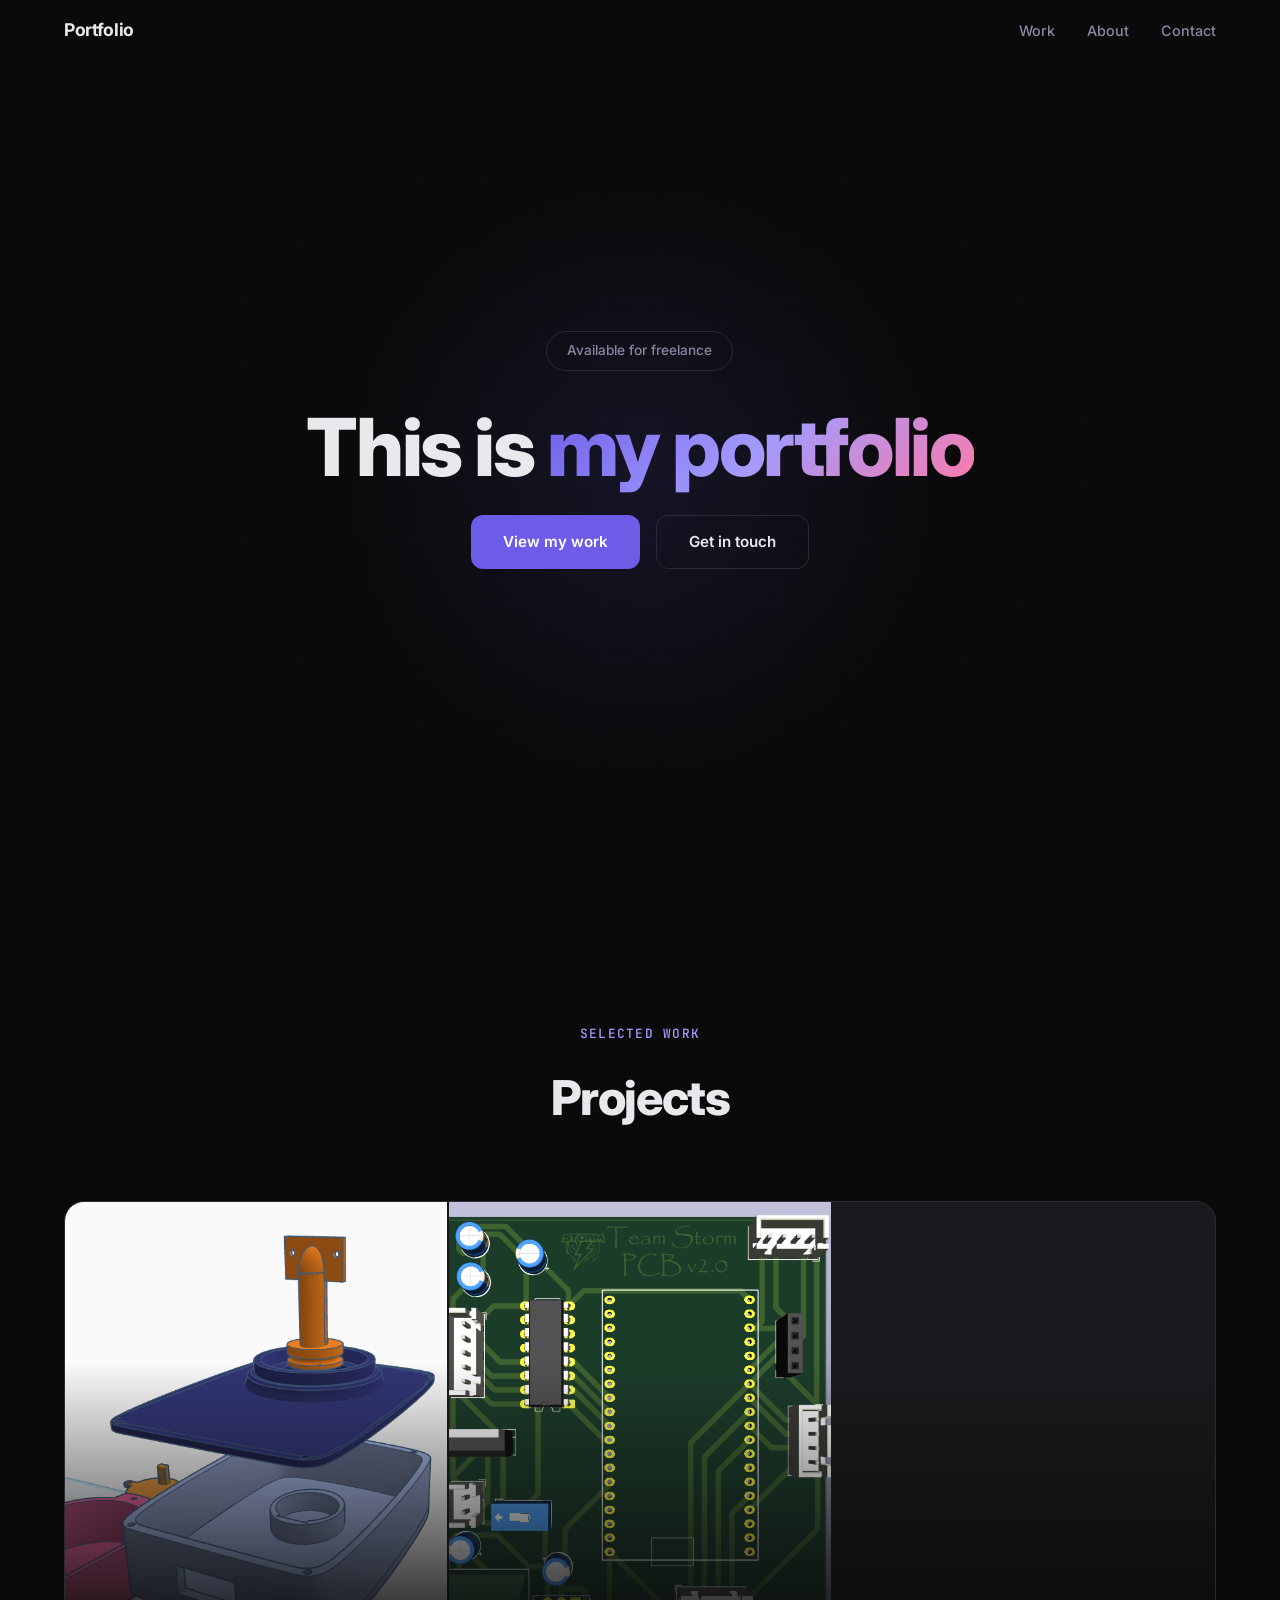
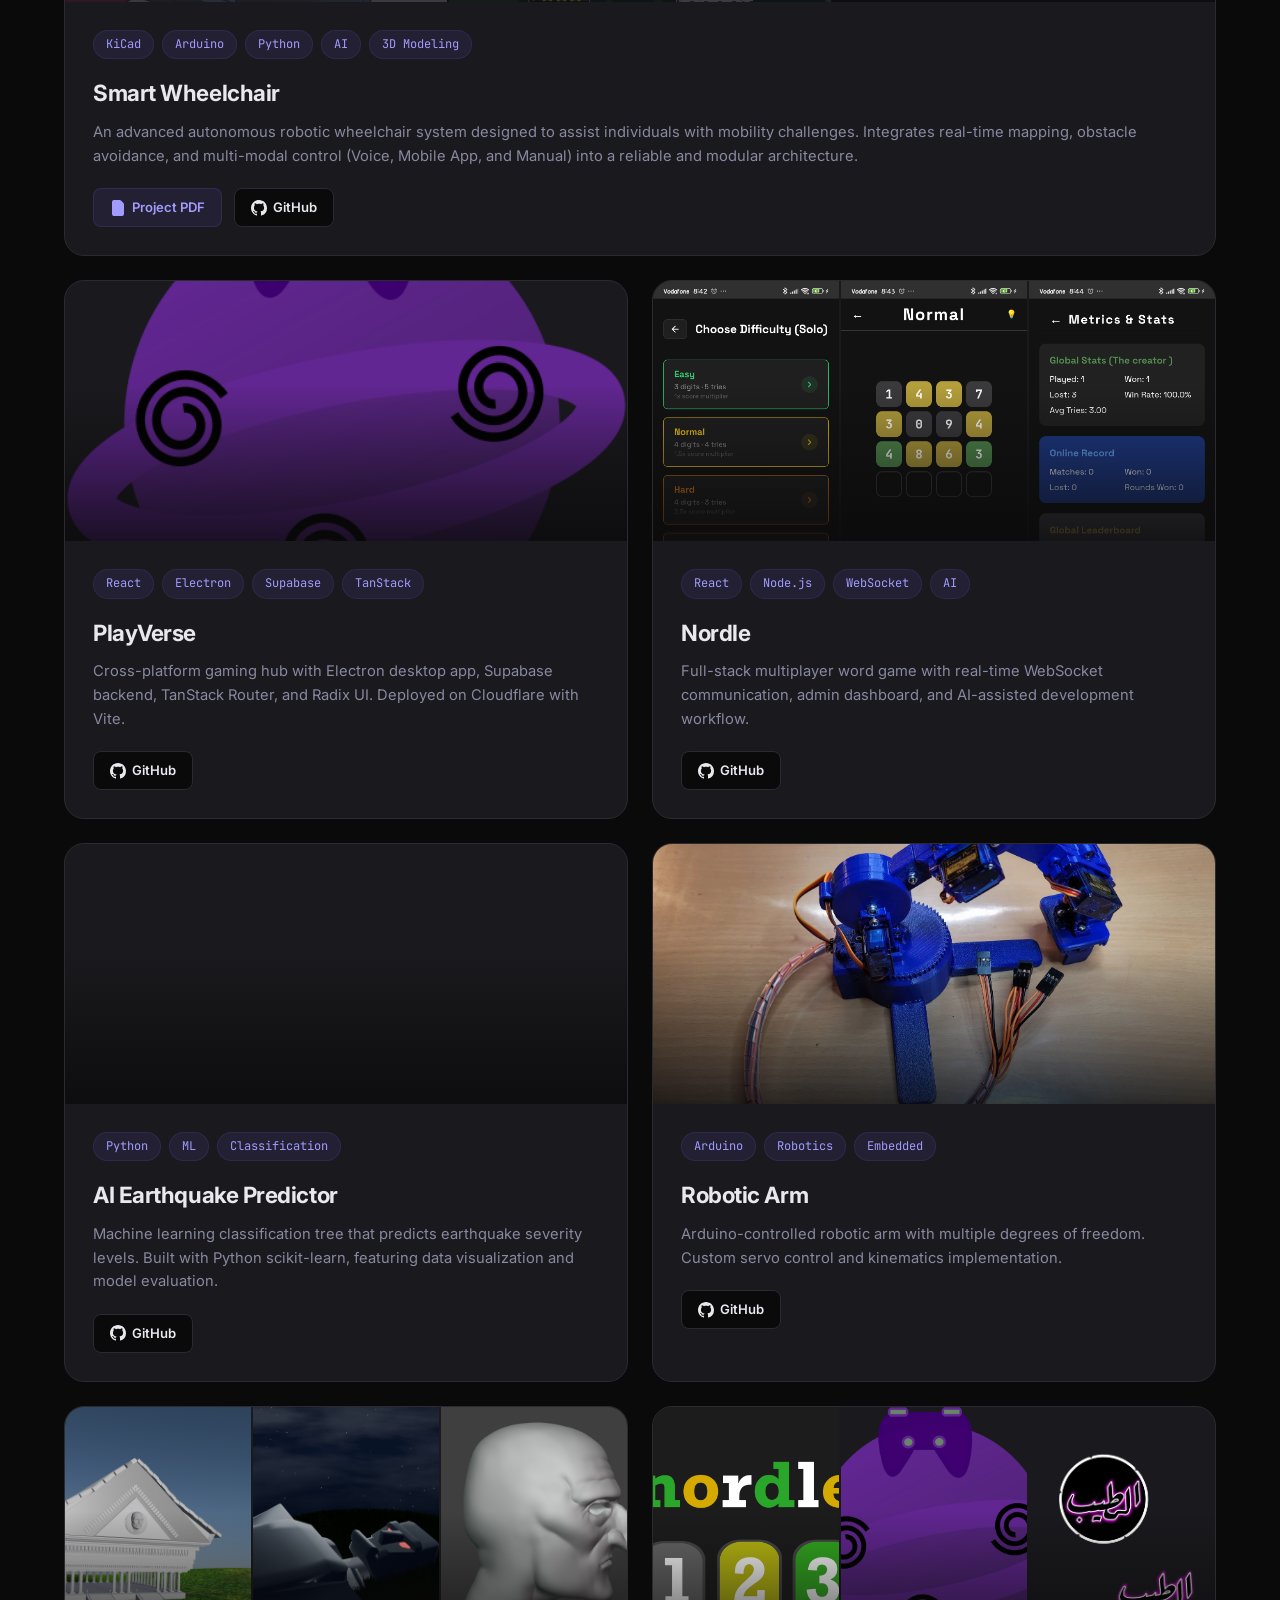
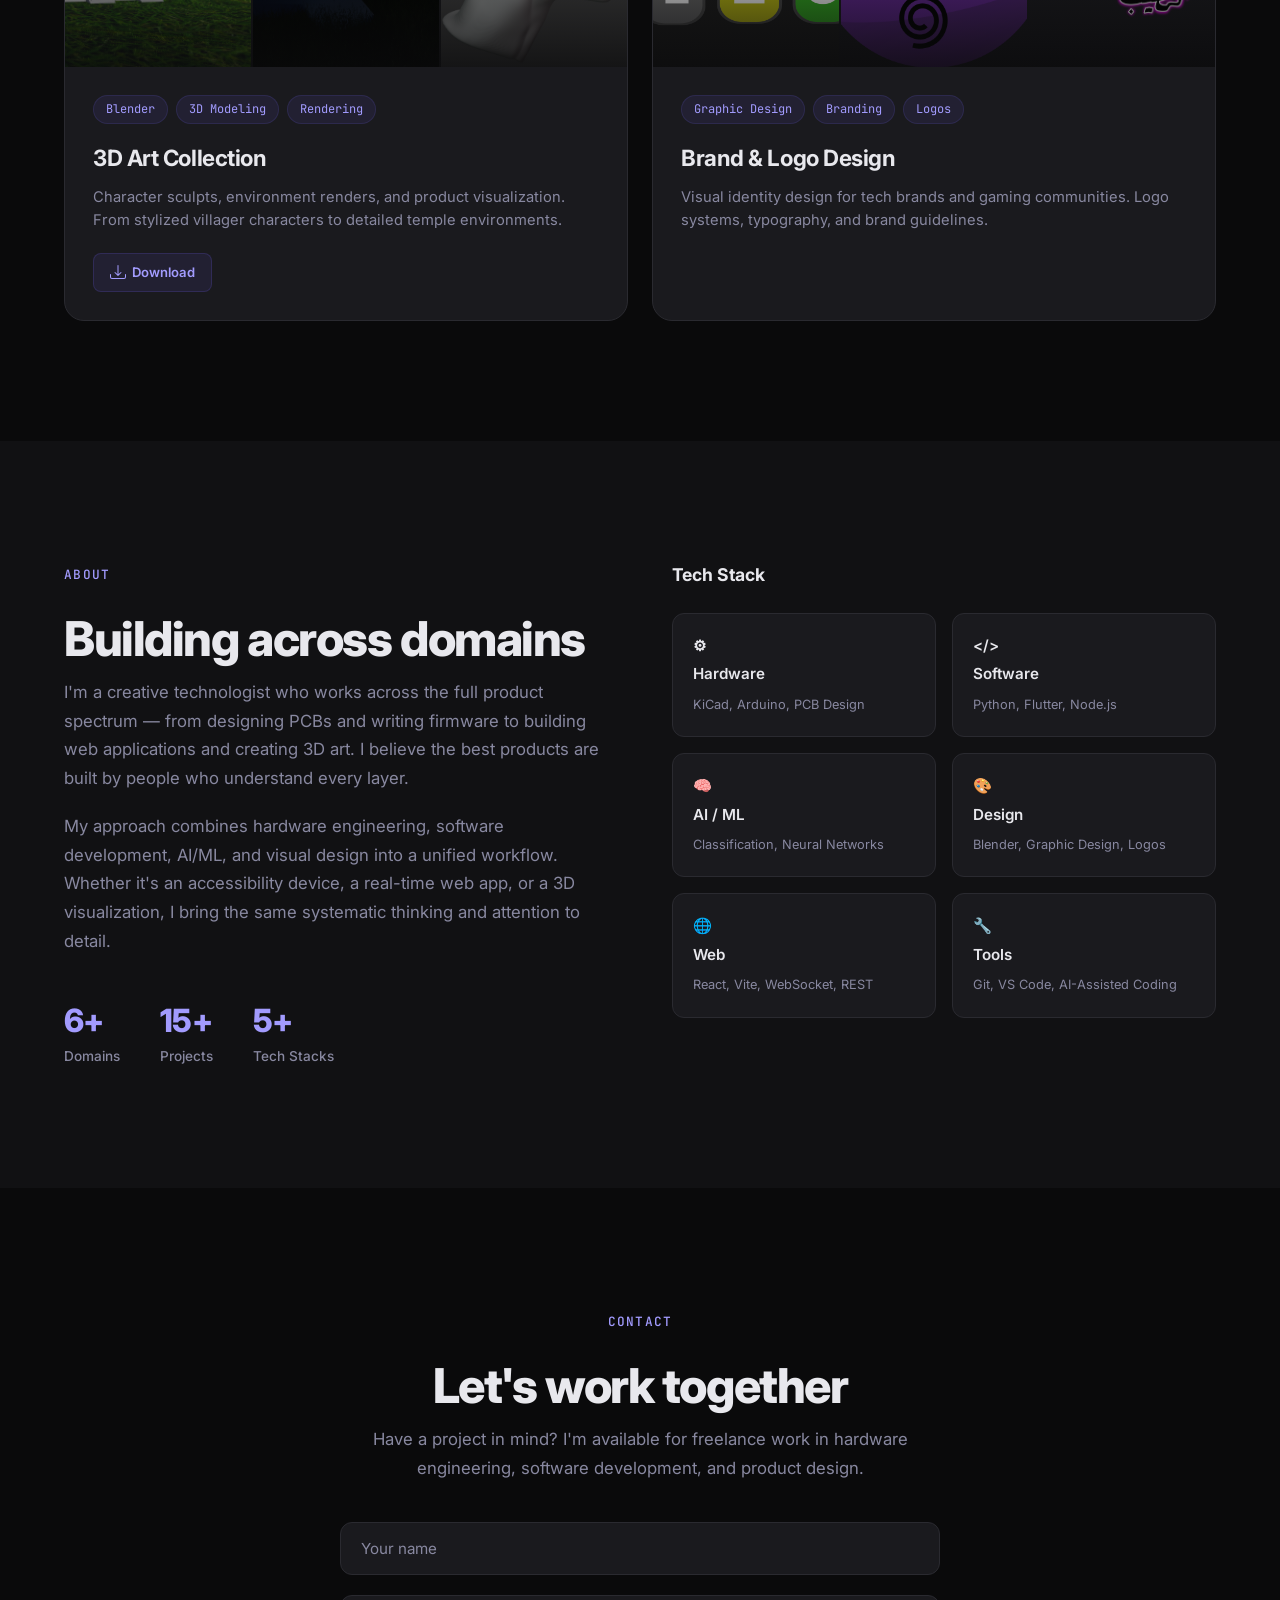
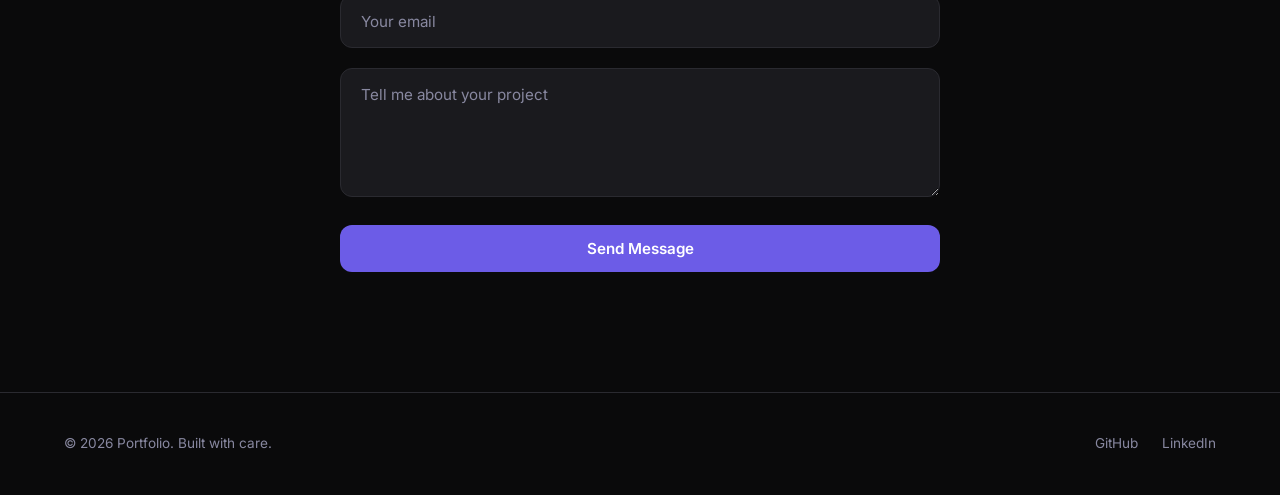
<file: index.html>
<!DOCTYPE html>
<html lang="en">
<head>
    <meta charset="UTF-8">
    <meta name="viewport" content="width=device-width, initial-scale=1.0">
    <title>Portfolio | Creative Technologist</title>
    <link rel="stylesheet" href="assets/css/style.css">
    <link rel="preconnect" href="https://fonts.googleapis.com">
    <link rel="preconnect" href="https://fonts.gstatic.com" crossorigin>
    <link href="https://fonts.googleapis.com/css2?family=Inter:wght@300;400;500;600;700;800&family=JetBrains+Mono:wght@400;500&display=swap" rel="stylesheet">
</head>
<body>
    <nav class="navbar" id="navbar">
        <div class="nav-inner">
            <a href="#hero" class="nav-logo">Portfolio</a>
            <div class="nav-links">
                <a href="#projects">Work</a>
                <a href="#about">About</a>
                <a href="#contact">Contact</a>
            </div>
            <button class="nav-toggle" id="navToggle" aria-label="Toggle menu">
                <span></span><span></span><span></span>
            </button>
        </div>
    </nav>

    <section class="hero" id="hero">
        <div class="hero-bg">
            <div class="hero-grid"></div>
            <div class="hero-glow"></div>
        </div>
        <div class="hero-content">
            <div class="hero-badge reveal-up">Available for freelance</div>
            <h1 class="hero-title">
                <span class="reveal-up" style="--delay: 0.1s">This is <span class="text-gradient">my portfolio</span></span>
            </h1>
            <div class="hero-cta reveal-up" style="--delay: 0.5s">
                <a href="#projects" class="btn btn-primary">View my work</a>
                <a href="#contact" class="btn btn-outline">Get in touch</a>
            </div>

        </div>
    </section>

    <section class="section" id="projects">
        <div class="container">
            <div class="section-header">
                <span class="section-tag reveal-up">Selected Work</span>
                <h2 class="section-title reveal-up">Projects</h2>
            </div>

            <div class="project-grid">

                <article class="project-card project-card--large reveal-up" data-category="hardware" data-project-id="smart-wheelchair">
                    <div class="project-card__image">
                        <img src="assets/images/wheelchair-3d.png" alt="Smart Wheelchair 3D Model" loading="lazy">
                        <div class="project-card__overlay"></div>
                    </div>
                    <div class="project-card__content">
                        <div class="project-card__tags">
                            <span>KiCad</span><span>Arduino</span><span>Python</span><span>AI</span><span>3D Modeling</span>
                        </div>
                        <h3 class="project-card__title">Smart Wheelchair</h3>
                        <p class="project-card__desc">An advanced autonomous robotic wheelchair system designed to assist individuals with mobility challenges. Integrates real-time mapping, obstacle avoidance, and multi-modal control (Voice, Mobile App, and Manual) into a reliable and modular architecture.</p>
                        <div class="project-card__actions">
                            <a href="assets/smart-wheelchair-project.pdf" class="project-card__link project-card__link--download" target="_blank" rel="noopener">
                                <svg width="16" height="16" viewBox="0 0 16 16" fill="currentColor"><path d="M4 0a2 2 0 00-2 2v12a2 2 0 002 2h8a2 2 0 002-2V4.414A2 2 0 0013.414 3L11 .586A2 2 0 009.586 0H4z"/></svg>
                                Project PDF
                            </a>
                            <a href="https://github.com/Mostafa62234/smart-wheelchair" class="project-card__link project-card__link--github" target="_blank" rel="noopener">
                                <svg width="16" height="16" viewBox="0 0 16 16" fill="currentColor"><path d="M8 0C3.58 0 0 3.58 0 8c0 3.54 2.29 6.53 5.47 7.59.4.07.55-.17.55-.38 0-.19-.01-.82-.01-1.49-2.01.37-2.53-.49-2.69-.94-.09-.23-.48-.94-.82-1.13-.28-.15-.68-.52-.01-.53.63-.01 1.08.58 1.23.82.72 1.21 1.87.87 2.33.66.07-.52.28-.87.51-1.07-1.78-.2-3.64-.89-3.64-3.95 0-.87.31-1.59.82-2.15-.08-.2-.36-1.02.08-2.12 0 0 .67-.21 2.2.82.64-.18 1.32-.27 2-.27.68 0 1.36.09 2 .27 1.53-1.04 2.2-.82 2.2-.82.44 1.1.16 1.92.08 2.12.51.56.82 1.27.82 2.15 0 3.07-1.87 3.75-3.65 3.95.29.25.54.73.54 1.48 0 1.07-.01 1.93-.01 2.2 0 .21.15.46.55.38A8.013 8.013 0 0016 8c0-4.42-3.58-8-8-8z"/></svg>
                                GitHub
                            </a>
                        </div>
                    </div>
                </article>

                <article class="project-card reveal-up" data-category="web" data-project-id="playverse">
                    <div class="project-card__image">
                        <img src="assets/images/playverse-logo.png" alt="PlayVerse" loading="lazy">
                        <div class="project-card__overlay"></div>
                    </div>
                    <div class="project-card__content">
                        <div class="project-card__tags">
                            <span>React</span><span>Electron</span><span>Supabase</span><span>TanStack</span>
                        </div>
                        <h3 class="project-card__title">PlayVerse</h3>
                        <p class="project-card__desc">Cross-platform gaming hub with Electron desktop app, Supabase backend, TanStack Router, and Radix UI. Deployed on Cloudflare with Vite.</p>
                        <div class="project-card__actions">
                            <a href="https://github.com/Mostafa62234/game-haven-hub" class="project-card__link project-card__link--github" target="_blank" rel="noopener">
                                <svg width="16" height="16" viewBox="0 0 16 16" fill="currentColor"><path d="M8 0C3.58 0 0 3.58 0 8c0 3.54 2.29 6.53 5.47 7.59.4.07.55-.17.55-.38 0-.19-.01-.82-.01-1.49-2.01.37-2.53-.49-2.69-.94-.09-.23-.48-.94-.82-1.13-.28-.15-.68-.52-.01-.53.63-.01 1.08.58 1.23.82.72 1.21 1.87.87 2.33.66.07-.52.28-.87.51-1.07-1.78-.2-3.64-.89-3.64-3.95 0-.87.31-1.59.82-2.15-.08-.2-.36-1.02.08-2.12 0 0 .67-.21 2.2.82.64-.18 1.32-.27 2-.27.68 0 1.36.09 2 .27 1.53-1.04 2.2-.82 2.2-.82.44 1.1.16 1.92.08 2.12.51.56.82 1.27.82 2.15 0 3.07-1.87 3.75-3.65 3.95.29.25.54.73.54 1.48 0 1.07-.01 1.93-.01 2.2 0 .21.15.46.55.38A8.013 8.013 0 0016 8c0-4.42-3.58-8-8-8z"/></svg>
                                GitHub
                            </a>
                        </div>
                    </div>
                </article>

                <article class="project-card reveal-up" data-category="web" data-project-id="nordle">
                    <div class="project-card__image">
                        <img src="assets/images/nordle-real-1.png" alt="Nordle Web App" loading="lazy">
                        <div class="project-card__overlay"></div>
                    </div>
                    <div class="project-card__content">
                        <div class="project-card__tags">
                            <span>React</span><span>Node.js</span><span>WebSocket</span><span>AI</span>
                        </div>
                        <h3 class="project-card__title">Nordle</h3>
                        <p class="project-card__desc">Full-stack multiplayer word game with real-time WebSocket communication, admin dashboard, and AI-assisted development workflow.</p>
                        <div class="project-card__actions">
                            <a href="https://github.com/Mostafa62234/nordle" class="project-card__link project-card__link--github" target="_blank" rel="noopener">
                                <svg width="16" height="16" viewBox="0 0 16 16" fill="currentColor"><path d="M8 0C3.58 0 0 3.58 0 8c0 3.54 2.29 6.53 5.47 7.59.4.07.55-.17.55-.38 0-.19-.01-.82-.01-1.49-2.01.37-2.53-.49-2.69-.94-.09-.23-.48-.94-.82-1.13-.28-.15-.68-.52-.01-.53.63-.01 1.08.58 1.23.82.72 1.21 1.87.87 2.33.66.07-.52.28-.87.51-1.07-1.78-.2-3.64-.89-3.64-3.95 0-.87.31-1.59.82-2.15-.08-.2-.36-1.02.08-2.12 0 0 .67-.21 2.2.82.64-.18 1.32-.27 2-.27.68 0 1.36.09 2 .27 1.53-1.04 2.2-.82 2.2-.82.44 1.1.16 1.92.08 2.12.51.56.82 1.27.82 2.15 0 3.07-1.87 3.75-3.65 3.95.29.25.54.73.54 1.48 0 1.07-.01 1.93-.01 2.2 0 .21.15.46.55.38A8.013 8.013 0 0016 8c0-4.42-3.58-8-8-8z"/></svg>
                                GitHub
                            </a>
                            <a href="#" class="project-card__link project-card__link--download" data-action="download" onclick="event.preventDefault()">
                                <svg width="16" height="16" viewBox="0 0 16 16" fill="currentColor"><path d="M.5 9.9a.5.5 0 01.5.5v2.5a1 1 0 001 1h12a1 1 0 001-1v-2.5a.5.5 0 011 0v2.5a2 2 0 01-2 2H2a2 2 0 01-2-2v-2.5a.5.5 0 01.5-.5z"/><path d="M7.646 11.854a.5.5 0 00.708 0l3-3a.5.5 0 00-.708-.708L8.5 10.293V1.5a.5.5 0 00-1 0v8.793L5.354 8.146a.5.5 0 10-.708.708l3 3z"/></svg>
                                Download
                            </a>
                        </div>
                    </div>
                </article>

                <article class="project-card reveal-up" data-category="ai" data-project-id="earthquake-predictor">
                    <div class="project-card__image">
                        <div class="project-card__overlay"></div>
                    </div>
                    <div class="project-card__content">
                        <div class="project-card__tags">
                            <span>Python</span><span>ML</span><span>Classification</span>
                        </div>
                        <h3 class="project-card__title">AI Earthquake Predictor</h3>
                        <p class="project-card__desc">Machine learning classification tree that predicts earthquake severity levels. Built with Python scikit-learn, featuring data visualization and model evaluation.</p>
                        <div class="project-card__actions">
                            <a href="https://github.com/Mostafa62234/earthquake-predictor" class="project-card__link project-card__link--github" target="_blank" rel="noopener">
                                <svg width="16" height="16" viewBox="0 0 16 16" fill="currentColor"><path d="M8 0C3.58 0 0 3.58 0 8c0 3.54 2.29 6.53 5.47 7.59.4.07.55-.17.55-.38 0-.19-.01-.82-.01-1.49-2.01.37-2.53-.49-2.69-.94-.09-.23-.48-.94-.82-1.13-.28-.15-.68-.52-.01-.53.63-.01 1.08.58 1.23.82.72 1.21 1.87.87 2.33.66.07-.52.28-.87.51-1.07-1.78-.2-3.64-.89-3.64-3.95 0-.87.31-1.59.82-2.15-.08-.2-.36-1.02.08-2.12 0 0 .67-.21 2.2.82.64-.18 1.32-.27 2-.27.68 0 1.36.09 2 .27 1.53-1.04 2.2-.82 2.2-.82.44 1.1.16 1.92.08 2.12.51.56.82 1.27.82 2.15 0 3.07-1.87 3.75-3.65 3.95.29.25.54.73.54 1.48 0 1.07-.01 1.93-.01 2.2 0 .21.15.46.55.38A8.013 8.013 0 0016 8c0-4.42-3.58-8-8-8z"/></svg>
                                GitHub
                            </a>
                            <a href="#" class="project-card__link project-card__link--download" data-action="download" onclick="event.preventDefault()">
                                <svg width="16" height="16" viewBox="0 0 16 16" fill="currentColor"><path d="M.5 9.9a.5.5 0 01.5.5v2.5a1 1 0 001 1h12a1 1 0 001-1v-2.5a.5.5 0 011 0v2.5a2 2 0 01-2 2H2a2 2 0 01-2-2v-2.5a.5.5 0 01.5-.5z"/><path d="M7.646 11.854a.5.5 0 00.708 0l3-3a.5.5 0 00-.708-.708L8.5 10.293V1.5a.5.5 0 00-1 0v8.793L5.354 8.146a.5.5 0 10-.708.708l3 3z"/></svg>
                                Download
                            </a>
                        </div>
                    </div>
                </article>

                <article class="project-card reveal-up" data-category="hardware" data-project-id="robotic-arm">
                    <div class="project-card__image">
                        <img src="assets/images/arm-robot.png" alt="Robotic Arm" loading="lazy">
                        <div class="project-card__overlay"></div>
                    </div>
                    <div class="project-card__content">
                        <div class="project-card__tags">
                            <span>Arduino</span><span>Robotics</span><span>Embedded</span>
                        </div>
                        <h3 class="project-card__title">Robotic Arm</h3>
                        <p class="project-card__desc">Arduino-controlled robotic arm with multiple degrees of freedom. Custom servo control and kinematics implementation.</p>
                        <div class="project-card__actions">
                            <a href="https://github.com/Mostafa62234/robotic-arm" class="project-card__link project-card__link--github" target="_blank" rel="noopener">
                                <svg width="16" height="16" viewBox="0 0 16 16" fill="currentColor"><path d="M8 0C3.58 0 0 3.58 0 8c0 3.54 2.29 6.53 5.47 7.59.4.07.55-.17.55-.38 0-.19-.01-.82-.01-1.49-2.01.37-2.53-.49-2.69-.94-.09-.23-.48-.94-.82-1.13-.28-.15-.68-.52-.01-.53.63-.01 1.08.58 1.23.82.72 1.21 1.87.87 2.33.66.07-.52.28-.87.51-1.07-1.78-.2-3.64-.89-3.64-3.95 0-.87.31-1.59.82-2.15-.08-.2-.36-1.02.08-2.12 0 0 .67-.21 2.2.82.64-.18 1.32-.27 2-.27.68 0 1.36.09 2 .27 1.53-1.04 2.2-.82 2.2-.82.44 1.1.16 1.92.08 2.12.51.56.82 1.27.82 2.15 0 3.07-1.87 3.75-3.65 3.95.29.25.54.73.54 1.48 0 1.07-.01 1.93-.01 2.2 0 .21.15.46.55.38A8.013 8.013 0 0016 8c0-4.42-3.58-8-8-8z"/></svg>
                                GitHub
                            </a>
                            <a href="#" class="project-card__link project-card__link--download" data-action="download" onclick="event.preventDefault()">
                                <svg width="16" height="16" viewBox="0 0 16 16" fill="currentColor"><path d="M.5 9.9a.5.5 0 01.5.5v2.5a1 1 0 001 1h12a1 1 0 001-1v-2.5a.5.5 0 011 0v2.5a2 2 0 01-2 2H2a2 2 0 01-2-2v-2.5a.5.5 0 01.5-.5z"/><path d="M7.646 11.854a.5.5 0 00.708 0l3-3a.5.5 0 00-.708-.708L8.5 10.293V1.5a.5.5 0 00-1 0v8.793L5.354 8.146a.5.5 0 10-.708.708l3 3z"/></svg>
                                Download
                            </a>
                        </div>
                    </div>
                </article>

                <article class="project-card reveal-up" data-category="3d" data-project-id="3d-art">
                    <div class="project-card__image project-card__image--gallery">
                        <img src="assets/images/blender-temple.png" alt="Temple Render" loading="lazy">
                        <img src="assets/images/blender-robot.png" alt="Robot Debris" loading="lazy">
                        <img src="assets/images/blender-villager.png" alt="Villager Sculpt" loading="lazy">
                        <div class="project-card__overlay"></div>
                    </div>
                    <div class="project-card__content">
                        <div class="project-card__tags">
                            <span>Blender</span><span>3D Modeling</span><span>Rendering</span>
                        </div>
                        <h3 class="project-card__title">3D Art Collection</h3>
                        <p class="project-card__desc">Character sculpts, environment renders, and product visualization. From stylized villager characters to detailed temple environments.</p>
                        <div class="project-card__actions">
                            <a href="#" class="project-card__link project-card__link--download" data-action="download" target="_blank" rel="noopener">
                                <svg width="16" height="16" viewBox="0 0 16 16" fill="currentColor"><path d="M.5 9.9a.5.5 0 01.5.5v2.5a1 1 0 001 1h12a1 1 0 001-1v-2.5a.5.5 0 011 0v2.5a2 2 0 01-2 2H2a2 2 0 01-2-2v-2.5a.5.5 0 01.5-.5z"/><path d="M7.646 11.854a.5.5 0 00.708 0l3-3a.5.5 0 00-.708-.708L8.5 10.293V1.5a.5.5 0 00-1 0v8.793L5.354 8.146a.5.5 0 10-.708.708l3 3z"/></svg>
                                Download
                            </a>
                        </div>
                    </div>
                </article>

                <article class="project-card reveal-up" data-category="design" data-project-id="logo-design">
                    <div class="project-card__image project-card__image--gallery">
                        <img src="assets/images/logo-nordle.png" alt="Nordle Logo" loading="lazy">
                        <img src="assets/images/logo-gameverse.png" alt="GameVerse Logo" loading="lazy">
                        <img src="assets/images/logo-lol.png" alt="Logo Design" loading="lazy">
                        <div class="project-card__overlay"></div>
                    </div>
                    <div class="project-card__content">
                        <div class="project-card__tags">
                            <span>Graphic Design</span><span>Branding</span><span>Logos</span>
                        </div>
                        <h3 class="project-card__title">Brand & Logo Design</h3>
                        <p class="project-card__desc">Visual identity design for tech brands and gaming communities. Logo systems, typography, and brand guidelines.</p>
                    </div>
                </article>

            </div>
        </div>
    </section>

    <section class="section section--alt" id="about">
        <div class="container">
            <div class="about-grid">
                <div class="about-text">
                    <span class="section-tag reveal-up">About</span>
                    <h2 class="section-title reveal-up">Building across domains</h2>
                    <p class="reveal-up">
                        I'm a creative technologist who works across the full product spectrum — from designing PCBs and writing firmware to building web applications and creating 3D art. I believe the best products are built by people who understand every layer.
                    </p>
                    <p class="reveal-up">
                        My approach combines hardware engineering, software development, AI/ML, and visual design into a unified workflow. Whether it's an accessibility device, a real-time web app, or a 3D visualization, I bring the same systematic thinking and attention to detail.
                    </p>
                    <div class="about-stats reveal-up">
                        <div class="stat">
                            <span class="stat-number">6+</span>
                            <span class="stat-label">Domains</span>
                        </div>
                        <div class="stat">
                            <span class="stat-number">15+</span>
                            <span class="stat-label">Projects</span>
                        </div>
                        <div class="stat">
                            <span class="stat-number">5+</span>
                            <span class="stat-label">Tech Stacks</span>
                        </div>
                    </div>
                </div>
                <div class="about-skills reveal-up">
                    <h3>Tech Stack</h3>
                    <div class="skill-grid">
                        <div class="skill-item">
                            <span class="skill-icon">&#9881;</span>
                            <span>Hardware</span>
                            <small>KiCad, Arduino, PCB Design</small>
                        </div>
                        <div class="skill-item">
                            <span class="skill-icon">&#60;/&#62;</span>
                            <span>Software</span>
                            <small>Python, Flutter, Node.js</small>
                        </div>
                        <div class="skill-item">
                            <span class="skill-icon">&#129504;</span>
                            <span>AI / ML</span>
                            <small>Classification, Neural Networks</small>
                        </div>
                        <div class="skill-item">
                            <span class="skill-icon">&#127912;</span>
                            <span>Design</span>
                            <small>Blender, Graphic Design, Logos</small>
                        </div>
                        <div class="skill-item">
                            <span class="skill-icon">&#127760;</span>
                            <span>Web</span>
                            <small>React, Vite, WebSocket, REST</small>
                        </div>
                        <div class="skill-item">
                            <span class="skill-icon">&#128295;</span>
                            <span>Tools</span>
                            <small>Git, VS Code, AI-Assisted Coding</small>
                        </div>
                    </div>
                </div>
            </div>
        </div>
    </section>

    <section class="section" id="contact">
        <div class="container">
            <div class="contact-inner">
                <span class="section-tag reveal-up">Contact</span>
                <h2 class="section-title reveal-up">Let's work together</h2>
                <p class="contact-desc reveal-up">
                    Have a project in mind? I'm available for freelance work in hardware engineering, software development, and product design.
                </p>
                <form class="contact-form reveal-up" id="contactForm">
                    <div class="form-group">
                        <input type="text" name="name" placeholder="Your name" required>
                    </div>
                    <div class="form-group">
                        <input type="email" name="email" placeholder="Your email" required>
                    </div>
                    <div class="form-group">
                        <textarea name="message" placeholder="Tell me about your project" rows="5" required></textarea>
                    </div>
                    <button type="submit" class="btn btn-primary btn-full">Send Message</button>
                </form>
            </div>
        </div>
    </section>

    <footer class="footer">
        <div class="container">
            <div class="footer-inner">
                <p>&copy; 2026 Portfolio. Built with care.</p>
                <div class="footer-links">
                    <a href="#">GitHub</a>
                    <a href="#">LinkedIn</a>
                </div>
            </div>
        </div>
    </footer>

    <script src="assets/js/main.js"></script>
</body>
</html>
</file>
<file: assets/css/style.css>
/* ===== RESET & BASE ===== */
*, *::before, *::after {
    margin: 0;
    padding: 0;
    box-sizing: border-box;
}

:root {
    --bg: #0a0a0b;
    --bg-alt: #111113;
    --surface: #1a1a1e;
    --surface-hover: #222228;
    --border: #2a2a30;
    --text: #e8e8ed;
    --text-muted: #8888a0;
    --accent: #6c5ce7;
    --accent-light: #a29bfe;
    --gradient: linear-gradient(135deg, #6c5ce7, #a29bfe, #fd79a8);
    --font: 'Inter', -apple-system, sans-serif;
    --mono: 'JetBrains Mono', monospace;
    --radius: 12px;
    --radius-lg: 20px;
    --transition: 0.3s cubic-bezier(0.4, 0, 0.2, 1);
}

html {
    scroll-behavior: smooth;
    font-size: 16px;
}

body {
    font-family: var(--font);
    background: var(--bg);
    color: var(--text);
    line-height: 1.6;
    overflow-x: hidden;
    -webkit-font-smoothing: antialiased;
}

a {
    color: inherit;
    text-decoration: none;
}

img {
    max-width: 100%;
    height: auto;
    display: block;
}

/* ===== UTILITIES ===== */
.container {
    max-width: 1200px;
    margin: 0 auto;
    padding: 0 24px;
}

.text-gradient {
    background: var(--gradient);
    -webkit-background-clip: text;
    -webkit-text-fill-color: transparent;
    background-clip: text;
}

.btn {
    display: inline-flex;
    align-items: center;
    justify-content: center;
    padding: 14px 32px;
    border-radius: var(--radius);
    font-weight: 600;
    font-size: 0.95rem;
    transition: var(--transition);
    cursor: pointer;
    border: none;
    font-family: var(--font);
}

.btn-primary {
    background: var(--accent);
    color: #fff;
}

.btn-primary:hover {
    background: #5a4bd6;
    transform: translateY(-2px);
    box-shadow: 0 8px 30px rgba(108, 92, 231, 0.3);
}

.btn-outline {
    background: transparent;
    color: var(--text);
    border: 1px solid var(--border);
}

.btn-outline:hover {
    border-color: var(--accent);
    color: var(--accent-light);
    transform: translateY(-2px);
}

.btn-full {
    width: 100%;
}

/* ===== SCROLL REVEAL ===== */
.reveal-up {
    opacity: 0;
    transform: translateY(40px);
    transition: opacity 0.7s cubic-bezier(0.4, 0, 0.2, 1),
                transform 0.7s cubic-bezier(0.4, 0, 0.2, 1);
    transition-delay: var(--delay, 0s);
}

.reveal-up.revealed {
    opacity: 1;
    transform: translateY(0);
}

/* ===== NAVBAR ===== */
.navbar {
    position: fixed;
    top: 0;
    left: 0;
    right: 0;
    z-index: 1000;
    padding: 16px 0;
    transition: var(--transition);
    background: transparent;
}

.navbar.scrolled {
    background: rgba(10, 10, 11, 0.85);
    backdrop-filter: blur(20px);
    -webkit-backdrop-filter: blur(20px);
    border-bottom: 1px solid var(--border);
    padding: 12px 0;
}

.nav-inner {
    max-width: 1200px;
    margin: 0 auto;
    padding: 0 24px;
    display: flex;
    align-items: center;
    justify-content: space-between;
}

.nav-logo {
    font-weight: 700;
    font-size: 1.1rem;
    letter-spacing: -0.02em;
}

.nav-links {
    display: flex;
    gap: 32px;
}

.nav-links a {
    font-size: 0.9rem;
    color: var(--text-muted);
    transition: var(--transition);
    font-weight: 500;
}

.nav-links a:hover {
    color: var(--text);
}

.nav-toggle {
    display: none;
    flex-direction: column;
    gap: 5px;
    background: none;
    border: none;
    cursor: pointer;
    padding: 4px;
}

.nav-toggle span {
    width: 24px;
    height: 2px;
    background: var(--text);
    transition: var(--transition);
    border-radius: 2px;
}

/* ===== HERO ===== */
.hero {
    position: relative;
    min-height: 100vh;
    display: flex;
    align-items: center;
    justify-content: center;
    overflow: hidden;
}

.hero-bg {
    position: absolute;
    inset: 0;
    z-index: 0;
}

.hero-grid {
    position: absolute;
    inset: 0;
    background-image:
        linear-gradient(rgba(108, 92, 231, 0.03) 1px, transparent 1px),
        linear-gradient(90deg, rgba(108, 92, 231, 0.03) 1px, transparent 1px);
    background-size: 60px 60px;
    mask-image: radial-gradient(ellipse at center, black 30%, transparent 70%);
    -webkit-mask-image: radial-gradient(ellipse at center, black 30%, transparent 70%);
}

.hero-glow {
    position: absolute;
    top: 20%;
    left: 50%;
    transform: translateX(-50%);
    width: 600px;
    height: 600px;
    background: radial-gradient(circle, rgba(108, 92, 231, 0.12) 0%, transparent 70%);
    border-radius: 50%;
    animation: heroGlow 8s ease-in-out infinite alternate;
}

@keyframes heroGlow {
    0% { transform: translateX(-50%) scale(1); opacity: 0.6; }
    100% { transform: translateX(-50%) scale(1.2); opacity: 1; }
}

.hero-content {
    position: relative;
    z-index: 1;
    text-align: center;
    padding: 0 24px;
}

.hero-badge {
    display: inline-block;
    padding: 8px 20px;
    border-radius: 100px;
    border: 1px solid var(--border);
    font-size: 0.85rem;
    color: var(--text-muted);
    margin-bottom: 32px;
    font-weight: 500;
}

.hero-title {
    font-size: clamp(2.5rem, 7vw, 5rem);
    font-weight: 800;
    line-height: 1.1;
    letter-spacing: -0.03em;
    margin-bottom: 24px;
}

.hero-title span {
    display: block;
}

.hero-title .text-gradient {
    display: inline;
}

.hero-sub {
    font-size: 1.2rem;
    color: var(--text-muted);
    max-width: 500px;
    margin: 0 auto 40px;
    line-height: 1.7;
}

.hero-cta {
    display: flex;
    gap: 16px;
    justify-content: center;
    flex-wrap: wrap;
}

.hero-scroll {
    margin-top: 80px;
    display: flex;
    justify-content: center;
}

.scroll-indicator {
    width: 24px;
    height: 40px;
    border: 2px solid var(--border);
    border-radius: 12px;
    position: relative;
}

.scroll-indicator::after {
    content: '';
    position: absolute;
    top: 8px;
    left: 50%;
    transform: translateX(-50%);
    width: 3px;
    height: 8px;
    background: var(--accent);
    border-radius: 3px;
    animation: scrollBounce 2s ease-in-out infinite;
}

@keyframes scrollBounce {
    0%, 100% { transform: translateX(-50%) translateY(0); opacity: 1; }
    50% { transform: translateX(-50%) translateY(10px); opacity: 0.3; }
}

/* ===== SECTIONS ===== */
.section {
    padding: 120px 0;
}

.section--alt {
    background: var(--bg-alt);
}

.section-header {
    text-align: center;
    margin-bottom: 64px;
}

.section-tag {
    display: inline-block;
    font-family: var(--mono);
    font-size: 0.8rem;
    color: var(--accent-light);
    text-transform: uppercase;
    letter-spacing: 0.1em;
    margin-bottom: 16px;
    font-weight: 500;
}

.section-title {
    font-size: clamp(2rem, 4vw, 3rem);
    font-weight: 800;
    letter-spacing: -0.03em;
}

/* ===== PROJECT GRID ===== */
.project-grid {
    display: grid;
    grid-template-columns: repeat(2, 1fr);
    gap: 24px;
}

.project-card {
    position: relative;
    border-radius: var(--radius-lg);
    overflow: hidden;
    background: var(--surface);
    border: 1px solid var(--border);
    transition: var(--transition);
    cursor: pointer;
}

.project-card:hover {
    border-color: rgba(108, 92, 231, 0.3);
    transform: translateY(-4px);
    box-shadow: 0 20px 60px rgba(0, 0, 0, 0.3);
}

.project-card--large {
    grid-column: 1 / -1;
}

.project-card--large .project-card__image {
    height: 400px;
}

.project-card__image {
    position: relative;
    height: 260px;
    overflow: hidden;
}

.project-card__image img {
    width: 100%;
    height: 100%;
    object-fit: cover;
    transition: transform 0.5s cubic-bezier(0.4, 0, 0.2, 1);
}

.project-card:hover .project-card__image img {
    transform: scale(1.05);
}

.project-card__image--gallery {
    display: grid;
    grid-template-columns: repeat(3, 1fr);
    gap: 2px;
}

.project-card__image--gallery img {
    height: 100%;
}

.project-card__overlay {
    position: absolute;
    inset: 0;
    background: linear-gradient(to top, rgba(10, 10, 11, 0.8) 0%, transparent 60%);
}

.project-card__content {
    padding: 28px;
}

.project-card__tags {
    display: flex;
    flex-wrap: wrap;
    gap: 8px;
    margin-bottom: 16px;
}

.project-card__tags span {
    padding: 4px 12px;
    border-radius: 100px;
    font-size: 0.75rem;
    font-family: var(--mono);
    background: rgba(108, 92, 231, 0.1);
    color: var(--accent-light);
    border: 1px solid rgba(108, 92, 231, 0.15);
}

.project-card__title {
    font-size: 1.4rem;
    font-weight: 700;
    margin-bottom: 10px;
    letter-spacing: -0.02em;
}

.project-card__desc {
    color: var(--text-muted);
    font-size: 0.92rem;
    line-height: 1.6;
    margin-bottom: 20px;
}

.project-card__link {
    font-size: 0.9rem;
    font-weight: 600;
    color: var(--accent-light);
    transition: var(--transition);
}

.project-card__link:hover {
    color: var(--accent);
}

.project-card__actions {
    display: flex;
    gap: 12px;
    flex-wrap: wrap;
}

.project-card__link--github,
.project-card__link--download {
    display: inline-flex;
    align-items: center;
    gap: 6px;
    padding: 8px 16px;
    border-radius: 8px;
    font-size: 0.82rem;
    font-weight: 600;
    font-family: var(--font);
    transition: var(--transition);
}

.project-card__link--github {
    background: var(--bg);
    border: 1px solid var(--border);
    color: var(--text);
}

.project-card__link--github:hover {
    border-color: var(--accent);
    color: var(--accent-light);
    transform: translateY(-1px);
}

.project-card__link--download {
    background: rgba(108, 92, 231, 0.1);
    border: 1px solid rgba(108, 92, 231, 0.2);
    color: var(--accent-light);
}

.project-card__link--download:hover {
    background: rgba(108, 92, 231, 0.2);
    transform: translateY(-1px);
}

.project-card__link--download svg,
.project-card__link--github svg {
    flex-shrink: 0;
}

/* ===== ABOUT ===== */
.about-grid {
    display: grid;
    grid-template-columns: 1fr 1fr;
    gap: 64px;
    align-items: start;
}

.about-text p {
    color: var(--text-muted);
    margin-bottom: 20px;
    font-size: 1.05rem;
    line-height: 1.7;
}

.about-stats {
    display: flex;
    gap: 40px;
    margin-top: 40px;
}

.stat {
    display: flex;
    flex-direction: column;
}

.stat-number {
    font-size: 2rem;
    font-weight: 800;
    color: var(--accent-light);
    letter-spacing: -0.02em;
}

.stat-label {
    font-size: 0.85rem;
    color: var(--text-muted);
    font-weight: 500;
}

.about-skills h3 {
    font-size: 1.1rem;
    font-weight: 700;
    margin-bottom: 24px;
}

.skill-grid {
    display: grid;
    grid-template-columns: 1fr 1fr;
    gap: 16px;
}

.skill-item {
    padding: 20px;
    border-radius: var(--radius);
    background: var(--surface);
    border: 1px solid var(--border);
    transition: var(--transition);
}

.skill-item:hover {
    border-color: rgba(108, 92, 231, 0.3);
    transform: translateY(-2px);
}

.skill-icon {
    font-size: 1.5rem;
    margin-bottom: 10px;
    display: block;
}

.skill-item span {
    display: block;
    font-weight: 600;
    font-size: 0.95rem;
    margin-bottom: 4px;
}

.skill-item small {
    color: var(--text-muted);
    font-size: 0.8rem;
}

/* ===== CONTACT ===== */
.contact-inner {
    max-width: 600px;
    margin: 0 auto;
    text-align: center;
}

.contact-desc {
    color: var(--text-muted);
    margin-bottom: 40px;
    font-size: 1.05rem;
    line-height: 1.7;
}

.contact-form {
    text-align: left;
}

.form-group {
    margin-bottom: 20px;
}

.form-group input,
.form-group textarea {
    width: 100%;
    padding: 16px 20px;
    border-radius: var(--radius);
    border: 1px solid var(--border);
    background: var(--surface);
    color: var(--text);
    font-family: var(--font);
    font-size: 0.95rem;
    transition: var(--transition);
    outline: none;
}

.form-group input:focus,
.form-group textarea:focus {
    border-color: var(--accent);
    box-shadow: 0 0 0 3px rgba(108, 92, 231, 0.1);
}

.form-group input::placeholder,
.form-group textarea::placeholder {
    color: var(--text-muted);
}

.form-group textarea {
    resize: vertical;
    min-height: 120px;
}

.form-status {
    margin-top: 16px;
    padding: 12px 16px;
    border-radius: var(--radius);
    font-family: var(--mono);
    font-size: 0.85rem;
    text-align: center;
}

.form-status--success {
    color: #2ecc71;
    background: rgba(46, 204, 113, 0.1);
    border: 1px solid rgba(46, 204, 113, 0.35);
}

.form-status--error {
    color: #e74c3c;
    background: rgba(231, 76, 60, 0.1);
    border: 1px solid rgba(231, 76, 60, 0.35);
}

.btn:disabled {
    opacity: 0.6;
    cursor: not-allowed;
}

/* ===== FOOTER ===== */
.footer {
    padding: 40px 0;
    border-top: 1px solid var(--border);
}

.footer-inner {
    display: flex;
    justify-content: space-between;
    align-items: center;
}

.footer p {
    color: var(--text-muted);
    font-size: 0.85rem;
}

.footer-links {
    display: flex;
    gap: 24px;
}

.footer-links a {
    color: var(--text-muted);
    font-size: 0.85rem;
    transition: var(--transition);
}

.footer-links a:hover {
    color: var(--text);
}

/* ===== PROJECT DETAIL ===== */
.project-detail {
    padding: 72px 0;
    min-height: 70vh;
}

.project-detail__content {
    max-width: 900px;
    margin: 0 auto;
}

.project-detail__loading {
    text-align: center;
    color: var(--text-muted);
    padding: 80px 0;
}

.project-detail__back {
    display: inline-flex;
    align-items: center;
    gap: 8px;
    color: var(--text-muted);
    font-size: 0.9rem;
    margin-bottom: 32px;
    transition: var(--transition);
}

.project-detail__back:hover {
    color: var(--text);
}

.project-detail__card {
    background: var(--surface);
    border: 1px solid var(--border);
    border-radius: var(--radius-lg);
    padding: 40px;
}

.project-detail__header {
    text-align: center;
    margin-bottom: 40px;
}

.project-detail__title {
    font-size: clamp(1.8rem, 5vw, 3rem);
    font-weight: 800;
    letter-spacing: -0.03em;
    margin: 16px 0 20px;
    line-height: 1.1;
}

.project-detail__desc {
    color: var(--text-muted);
    max-width: 640px;
    margin: 20px auto 0;
    font-size: 1.02rem;
}

.tag-group {
    display: flex;
    flex-wrap: wrap;
    justify-content: center;
    gap: 8px;
}

.tag {
    padding: 4px 12px;
    border-radius: 100px;
    font-size: 0.75rem;
    font-family: var(--mono);
    background: rgba(108, 92, 231, 0.1);
    color: var(--accent-light);
    border: 1px solid rgba(108, 92, 231, 0.15);
}

.project-detail__gallery {
    display: grid;
    grid-template-columns: 1fr;
    gap: 16px;
    margin-bottom: 40px;
}

.project-detail__gallery img {
    width: 100%;
    max-height: 460px;
    object-fit: cover;
    border-radius: var(--radius);
    border: 1px solid var(--border);
}

.project-detail__empty {
    padding: 80px 24px;
    text-align: center;
    color: var(--text-muted);
    border: 1px dashed var(--border);
    border-radius: var(--radius);
}

.project-detail__figure {
    margin: 0;
    display: flex;
    flex-direction: column;
    border: 1px solid var(--border);
    border-radius: var(--radius);
    overflow: hidden;
    background: var(--bg-alt);
}

.project-detail__figure img {
    width: 100%;
    height: 260px;
    object-fit: cover;
    border-radius: 0;
    border: none;
    flex: 1;
}

.project-detail__filename {
    padding: 10px 14px;
    font-family: var(--mono);
    font-size: 0.78rem;
    color: var(--text-muted);
    white-space: nowrap;
    overflow: hidden;
    text-overflow: ellipsis;
    border-top: 1px solid var(--border);
    text-align: center;
}

.project-detail__model {
    width: 100%;
    flex: 1;
    min-height: 260px;
    height: 260px;
    background: var(--bg-alt);
    display: block;
}

.project-detail__model[hidden] {
    display: none;
}

.project-detail__toggle {
    align-self: flex-start;
    margin: 12px 14px 2px;
    padding: 8px 16px;
    font-family: var(--mono);
    font-size: 0.78rem;
    font-weight: 500;
    color: var(--accent);
    background: transparent;
    border: 1px solid var(--accent);
    border-radius: 999px;
    cursor: pointer;
    transition: background 0.2s ease, color 0.2s ease;
}

.project-detail__toggle:hover {
    background: var(--accent);
    color: var(--bg);
}

.project-detail__info p {
    color: var(--text-muted);
    margin-bottom: 18px;
    line-height: 1.75;
}

.project-detail__actions {
    margin-top: 40px;
    text-align: center;
    padding-top: 32px;
    border-top: 1px solid var(--border);
}

.project-detail__actions .btn {
    gap: 8px;
}

.project-detail__notfound {
    text-align: center;
    padding: 80px 24px;
}

.project-detail__notfound .project-detail__title {
    margin-bottom: 8px;
}

.project-detail__notfound p {
    color: var(--text-muted);
    margin-bottom: 32px;
}

@media (min-width: 640px) {
    .project-detail__gallery {
        grid-template-columns: repeat(auto-fit, minmax(280px, 1fr));
    }
}

/* ===== RESPONSIVE ===== */
@media (max-width: 768px) {
    .nav-links {
        display: none;
        position: absolute;
        top: 100%;
        left: 0;
        right: 0;
        background: rgba(10, 10, 11, 0.95);
        backdrop-filter: blur(20px);
        flex-direction: column;
        padding: 24px;
        gap: 16px;
        border-bottom: 1px solid var(--border);
    }

    .nav-links.active {
        display: flex;
    }

    .nav-toggle {
        display: flex;
    }

    .project-grid {
        grid-template-columns: 1fr;
    }

    .project-card--large .project-card__image {
        height: 250px;
    }

    .about-grid {
        grid-template-columns: 1fr;
        gap: 40px;
    }

    .about-stats {
        gap: 24px;
    }

    .footer-inner {
        flex-direction: column;
        gap: 16px;
    }

    .section {
        padding: 80px 0;
    }
}

@media (max-width: 480px) {
    .hero-title {
        font-size: 2.2rem;
    }

    .hero-sub {
        font-size: 1rem;
    }

    .hero-cta {
        flex-direction: column;
        align-items: center;
    }

    .btn {
        width: 100%;
        max-width: 280px;
    }

    .skill-grid {
        grid-template-columns: 1fr;
    }
}
</file>
